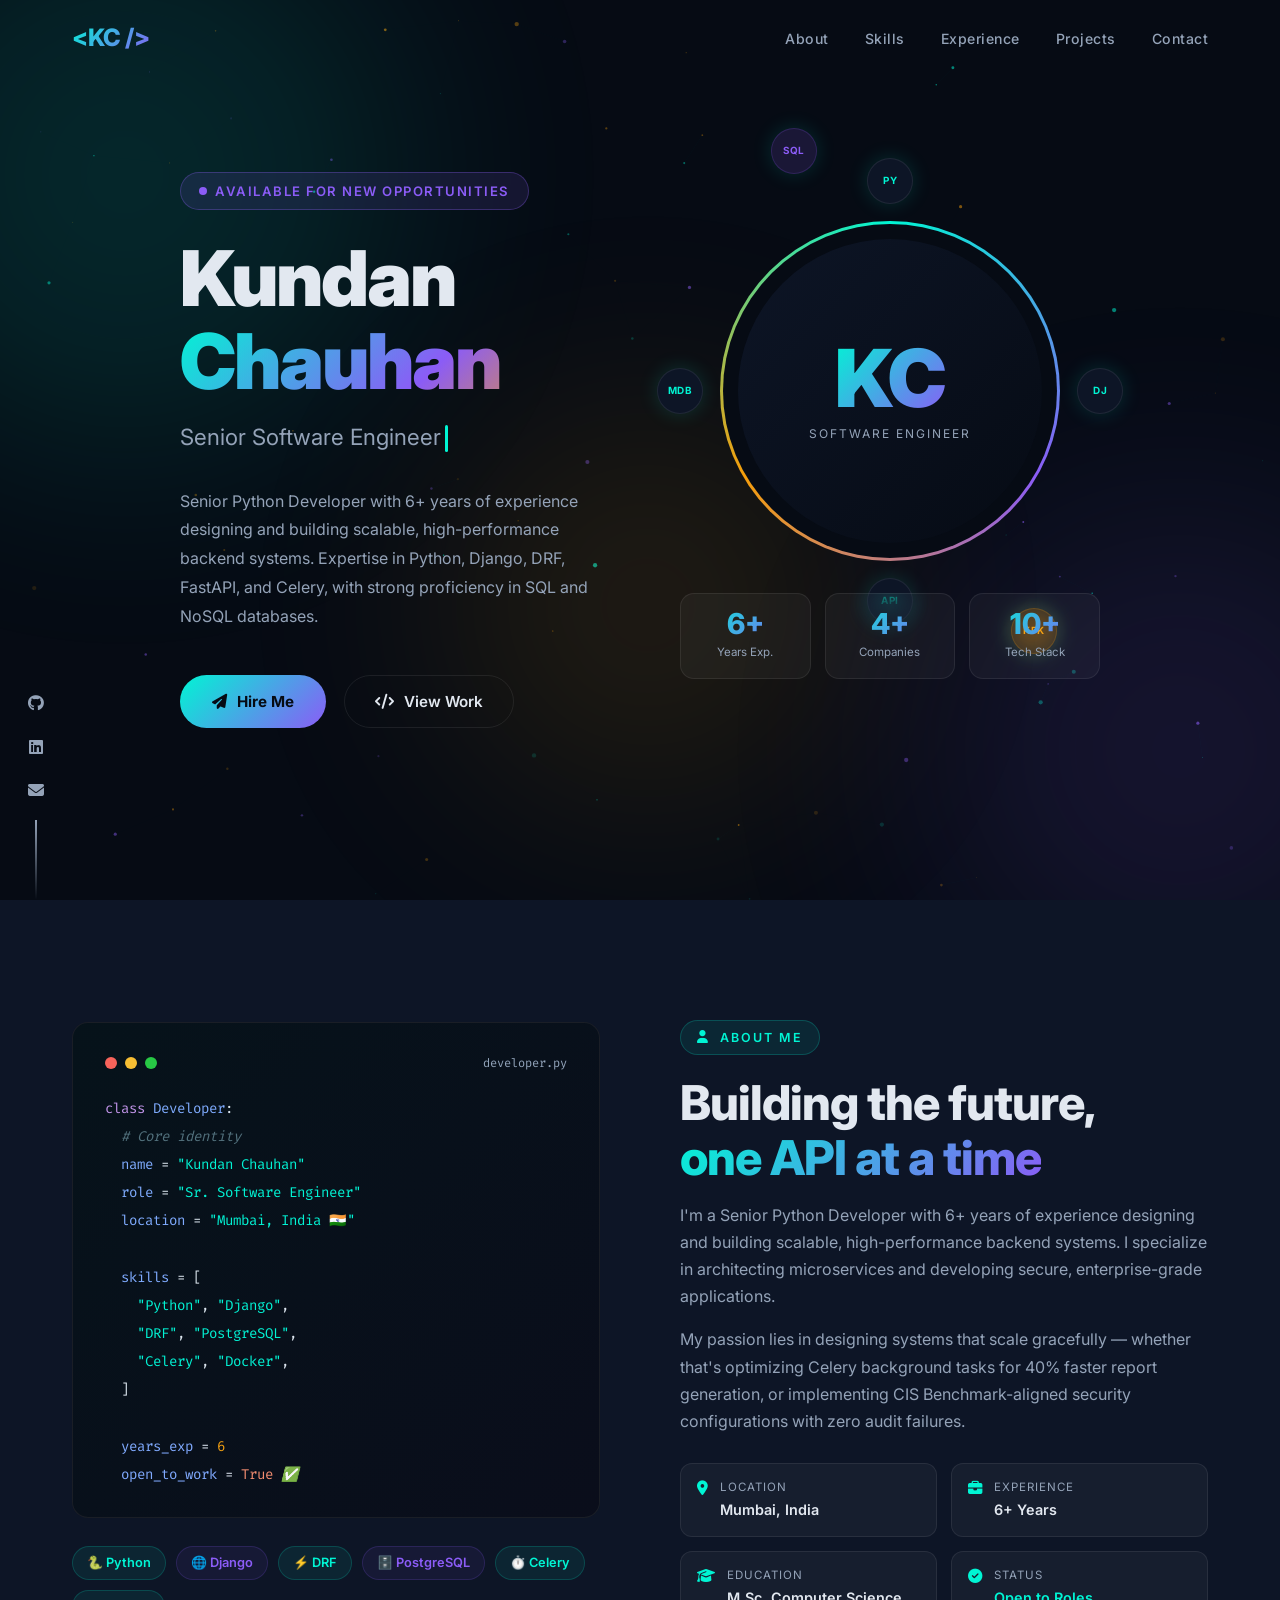
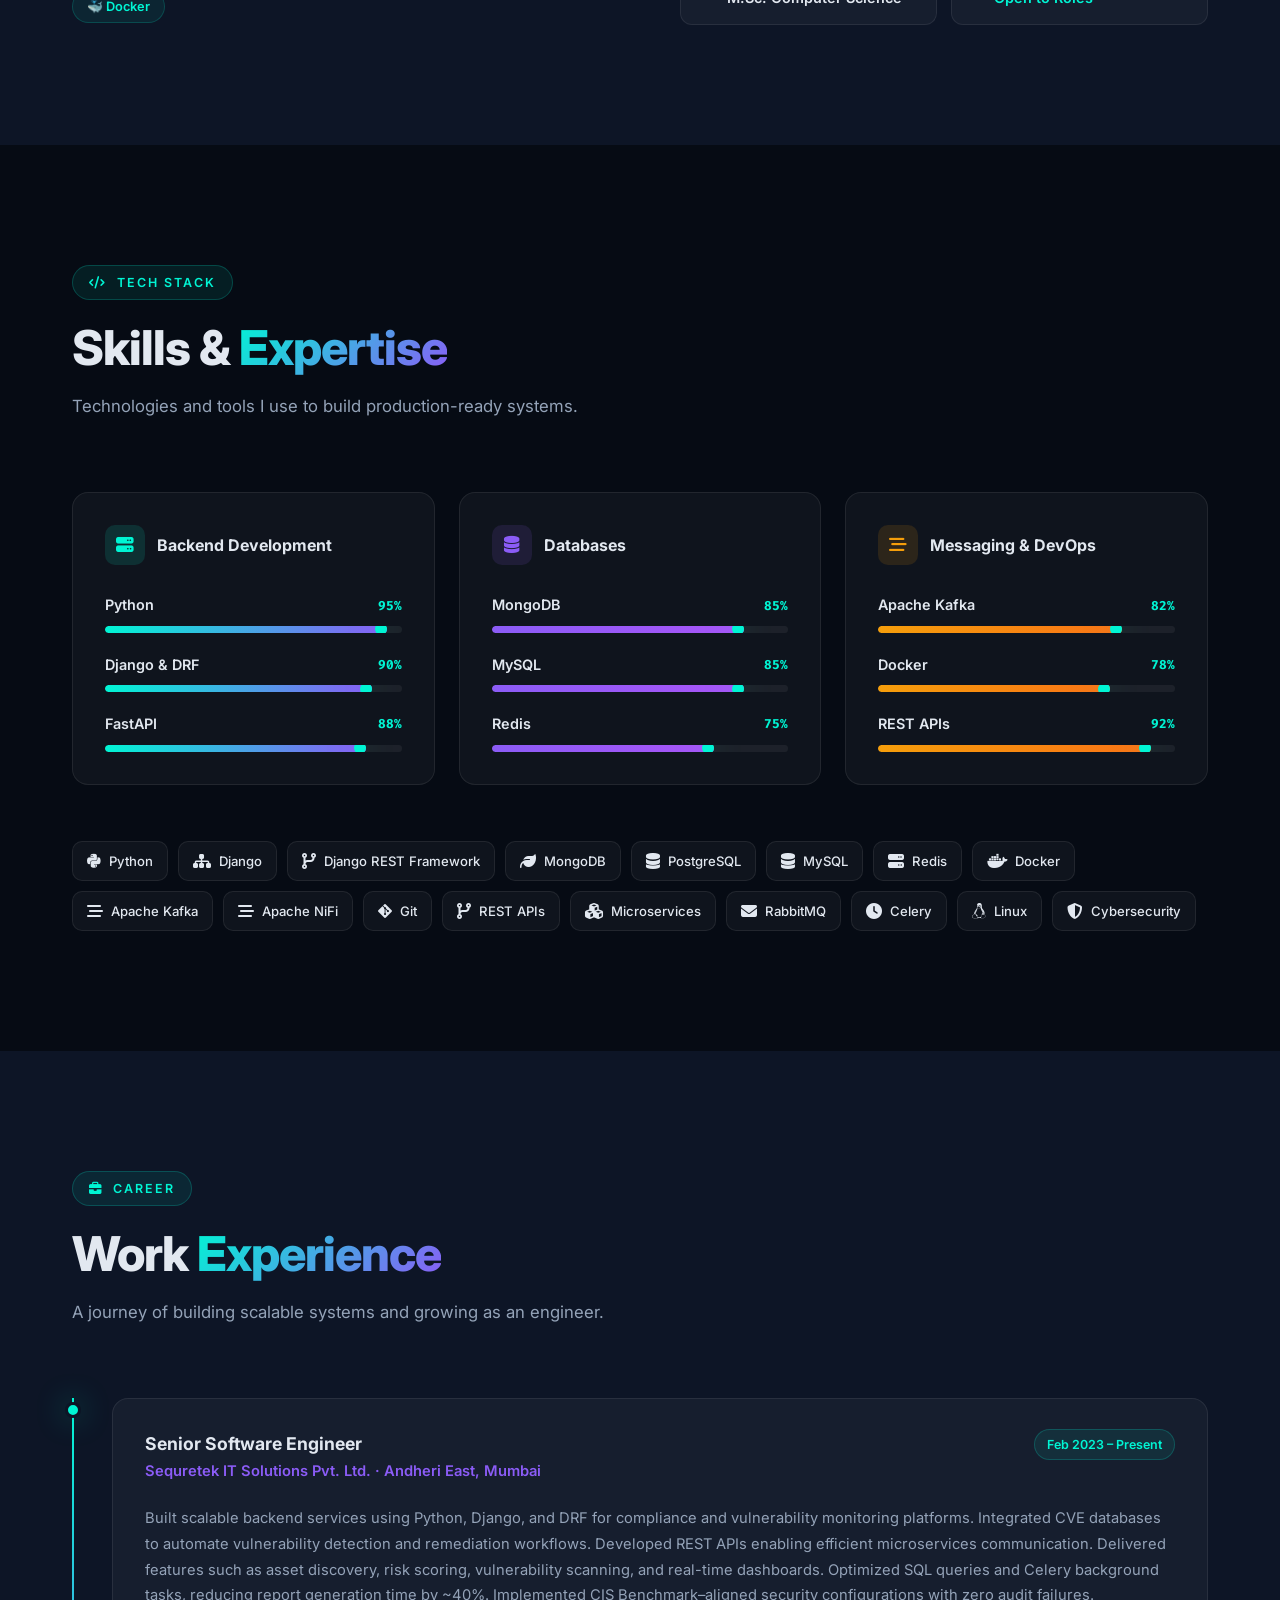
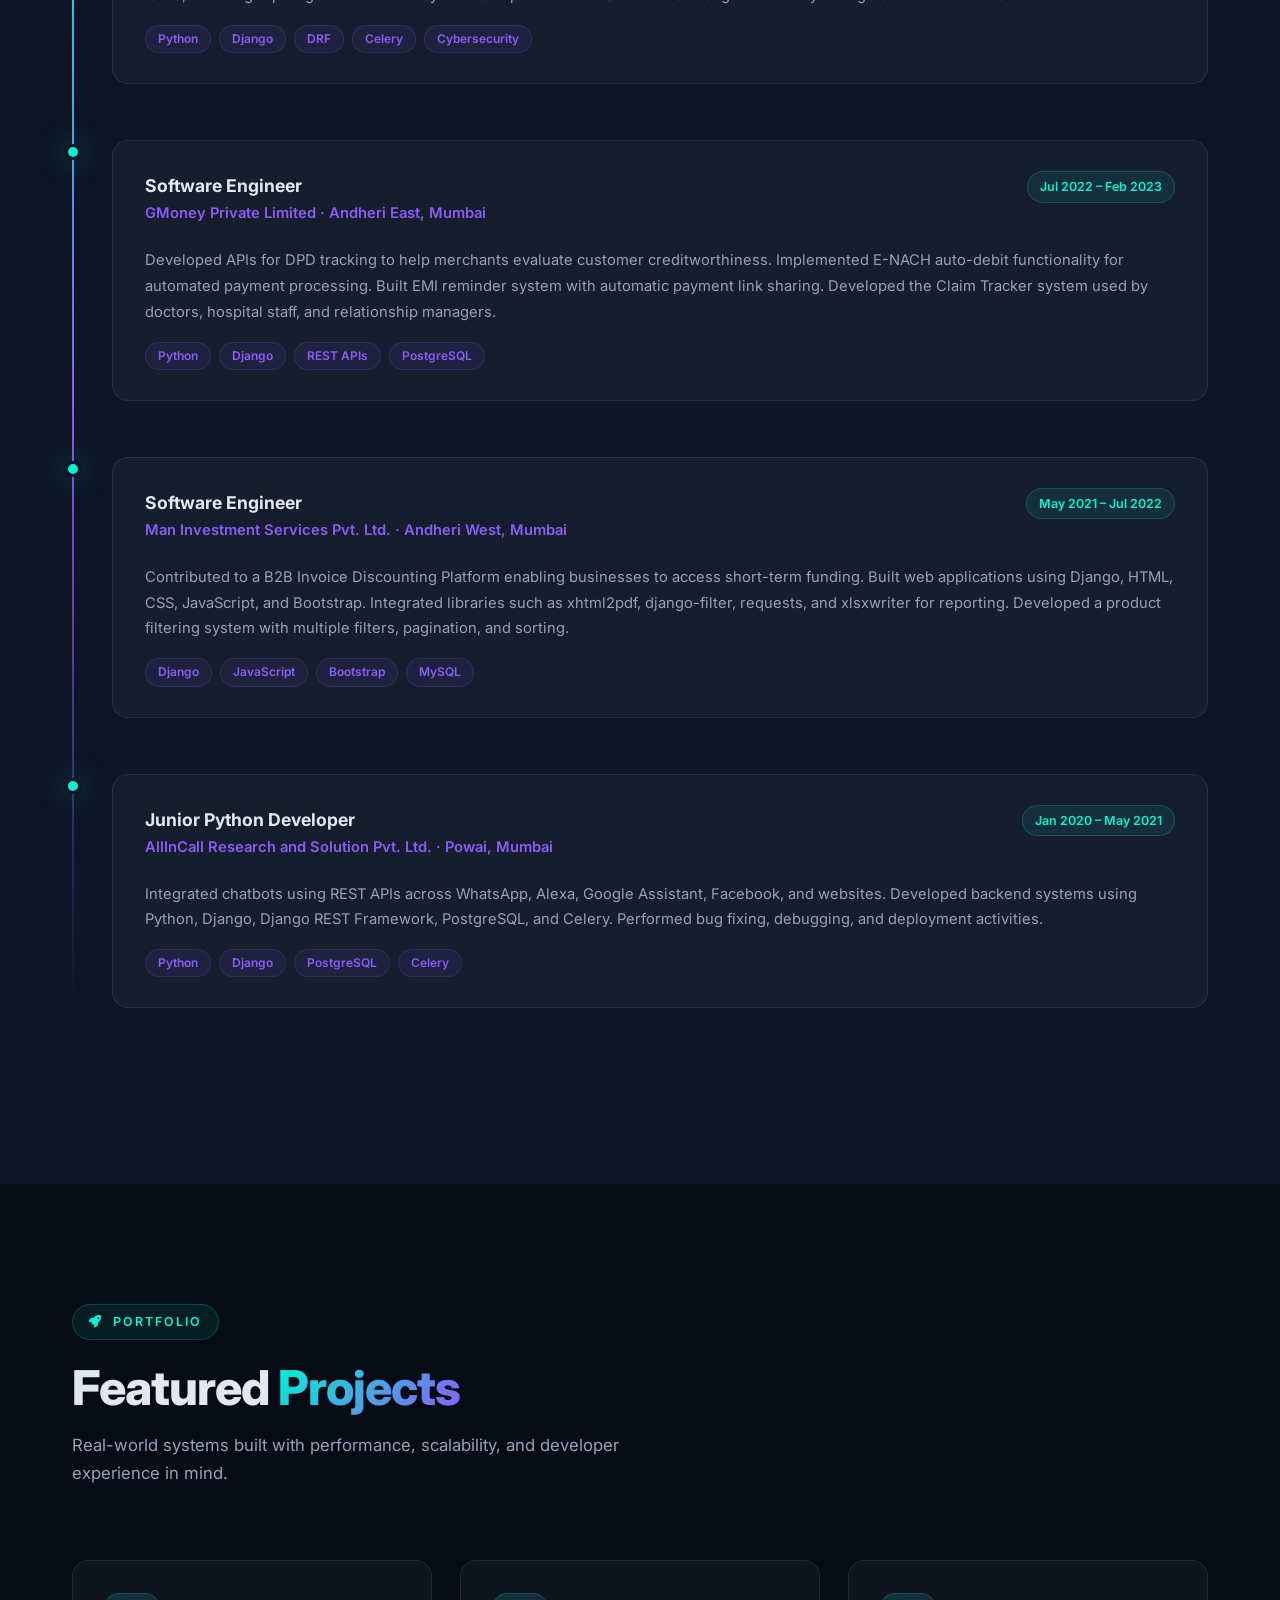
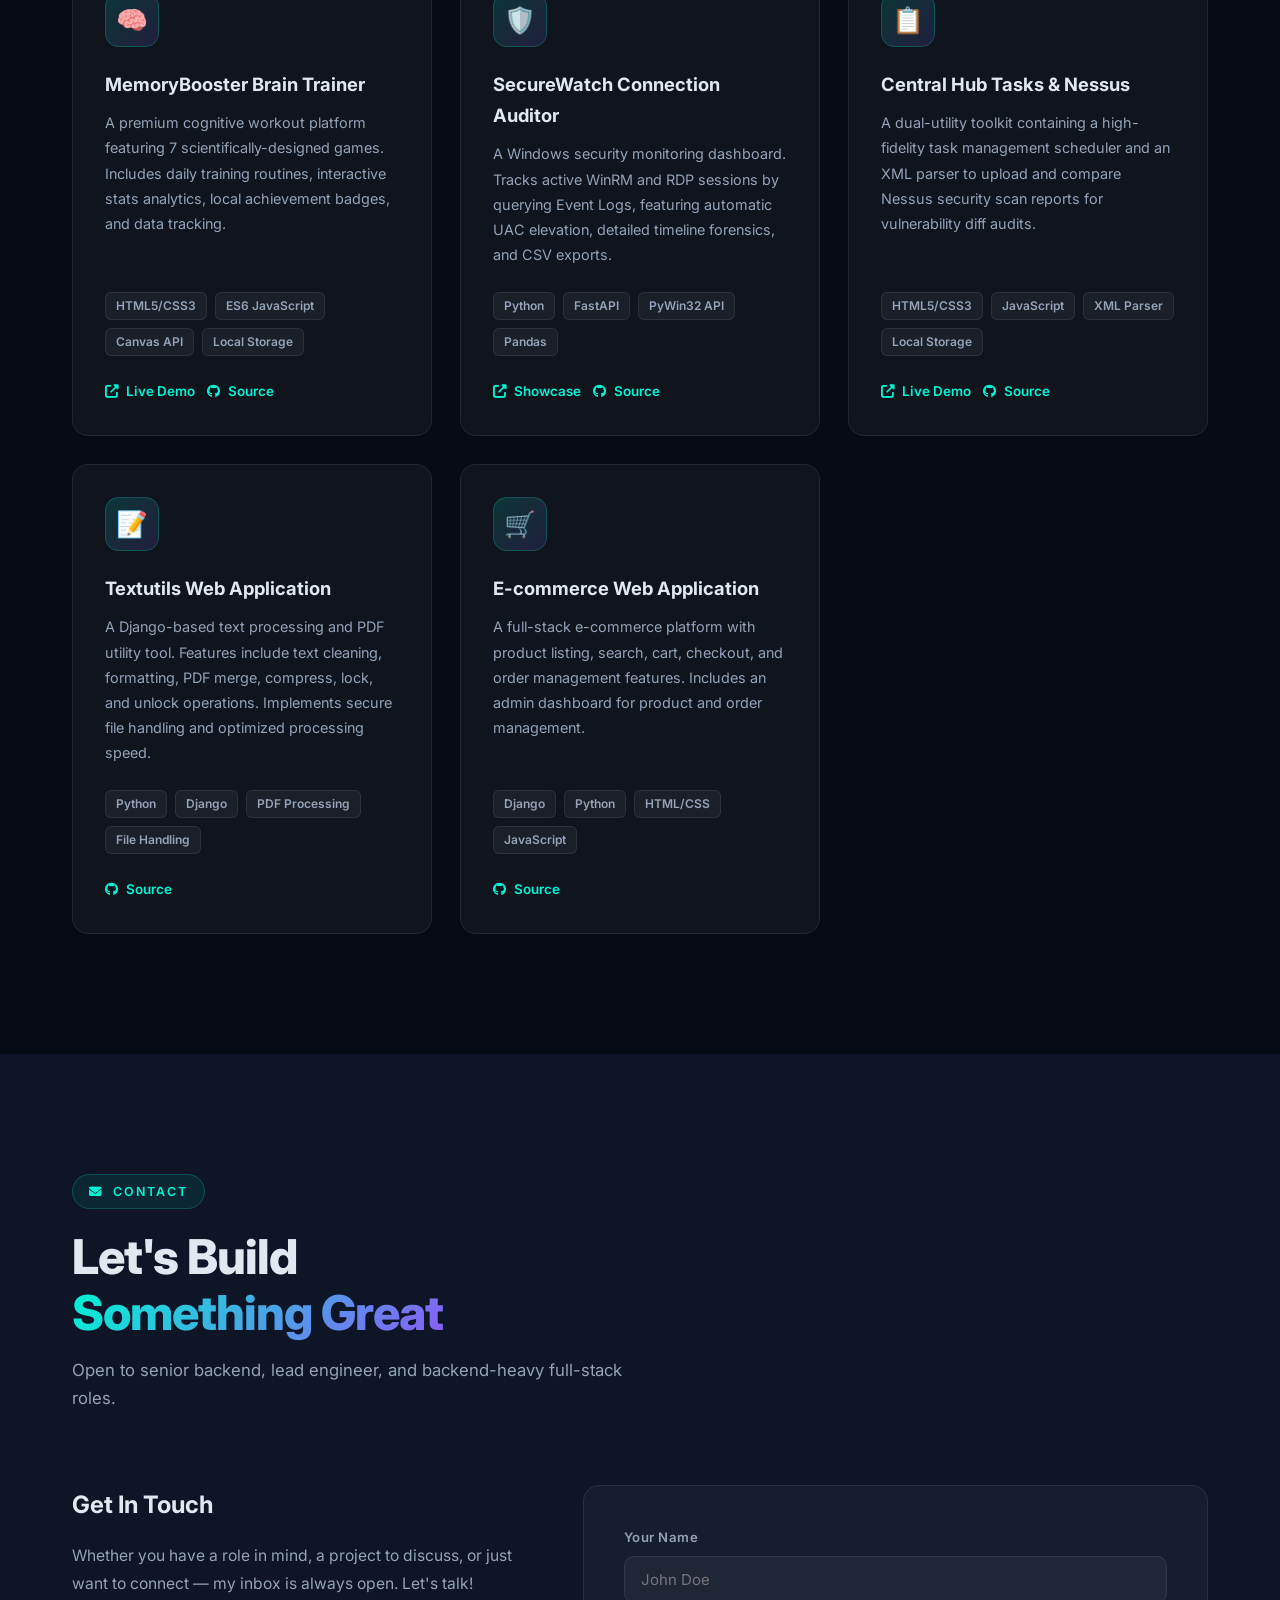
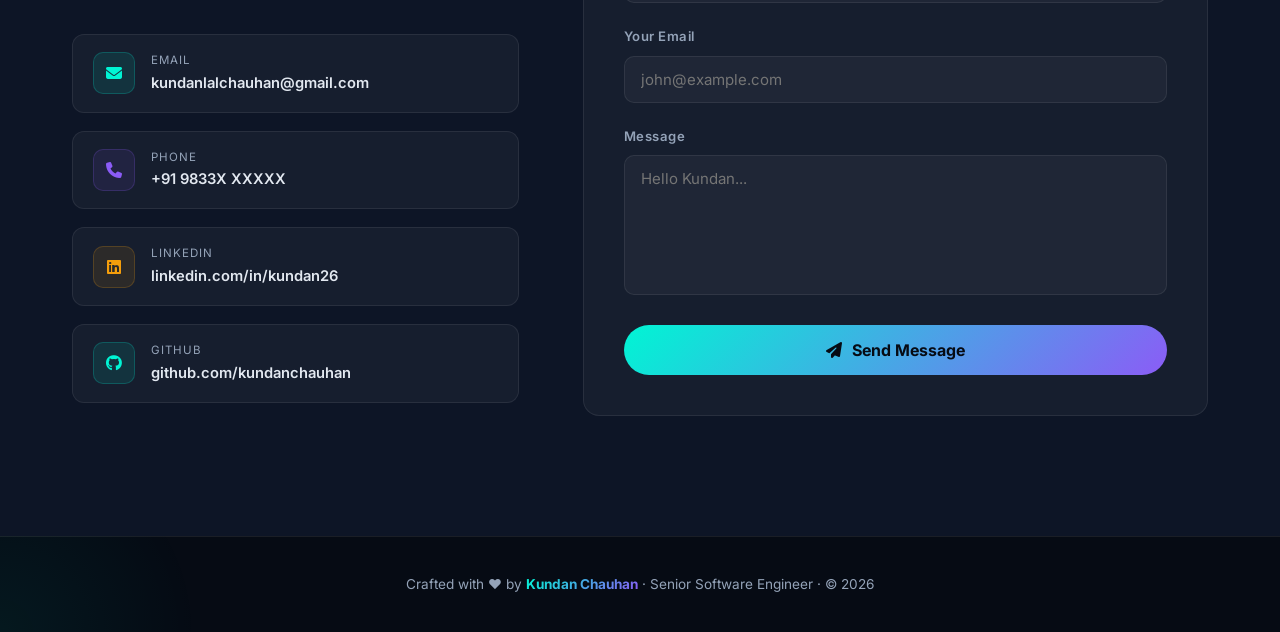
<file: index.html>
<!DOCTYPE html>
<html lang="en">

<head>
  <meta charset="UTF-8" />
  <meta name="viewport" content="width=device-width, initial-scale=1.0" />
  <title>Kundan Chauhan | Senior Software Engineer</title>
  <meta name="description"
    content="Portfolio of Kundan Chauhan – Senior Software Engineer specializing in Python, Django, FastAPI, MongoDB, MySQL and Kafka." />
  <link rel="preconnect" href="https://fonts.googleapis.com" />
  <link
    href="https://fonts.googleapis.com/css2?family=Inter:wght@300;400;500;600;700;800;900&family=Fira+Code:wght@400;500&display=swap"
    rel="stylesheet" />
  <link rel="stylesheet" href="https://cdnjs.cloudflare.com/ajax/libs/font-awesome/6.5.0/css/all.min.css" />
  <style>
    /* ===== CSS RESET & VARIABLES ===== */
    *,
    *::before,
    *::after {
      margin: 0;
      padding: 0;
      box-sizing: border-box;
    }

    :root {
      --bg-primary: #060b14;
      --bg-secondary: #0d1526;
      --bg-card: rgba(255, 255, 255, 0.04);
      --accent-1: #00f5d4;
      --accent-2: #8b5cf6;
      --accent-3: #f59e0b;
      --text-primary: #e2e8f0;
      --text-sec: #94a3b8;
      --border: rgba(255, 255, 255, 0.08);
      --glow-cyan: 0 0 30px rgba(0, 245, 212, 0.35);
      --glow-purple: 0 0 30px rgba(139, 92, 246, 0.35);
      --radius: 16px;
      --transition: 0.35s cubic-bezier(0.4, 0, 0.2, 1);
    }

    html {
      scroll-behavior: smooth;
    }

    body {
      font-family: 'Inter', sans-serif;
      background: var(--bg-primary);
      color: var(--text-primary);
      overflow-x: hidden;
      line-height: 1.7;
    }

    /* ===== SCROLLBAR ===== */
    ::-webkit-scrollbar {
      width: 6px;
    }

    ::-webkit-scrollbar-track {
      background: var(--bg-primary);
    }

    ::-webkit-scrollbar-thumb {
      background: var(--accent-2);
      border-radius: 3px;
    }

    /* ===== CANVAS PARTICLES ===== */
    #particles-canvas {
      position: fixed;
      top: 0;
      left: 0;
      width: 100%;
      height: 100%;
      z-index: 0;
      pointer-events: none;
    }

    /* ===== FLOATING BLOBS ===== */
    .blob {
      position: fixed;
      border-radius: 50%;
      filter: blur(120px);
      opacity: 0.12;
      pointer-events: none;
      animation: blobFloat 12s ease-in-out infinite alternate;
      z-index: 0;
    }

    .blob-1 {
      width: 550px;
      height: 550px;
      background: var(--accent-1);
      top: -100px;
      left: -150px;
      animation-delay: 0s;
    }

    .blob-2 {
      width: 500px;
      height: 500px;
      background: var(--accent-2);
      bottom: -100px;
      right: -150px;
      animation-delay: -4s;
    }

    .blob-3 {
      width: 400px;
      height: 400px;
      background: var(--accent-3);
      top: 45%;
      left: 35%;
      animation-delay: -8s;
    }

    @keyframes blobFloat {
      0% {
        transform: translate(0, 0) scale(1);
      }

      100% {
        transform: translate(40px, 60px) scale(1.15);
      }
    }

    /* ===== NAVBAR ===== */
    nav {
      position: fixed;
      top: 0;
      left: 0;
      right: 0;
      z-index: 1000;
      padding: 18px 0;
      transition: var(--transition);
    }

    nav.scrolled {
      background: rgba(6, 11, 20, 0.85);
      backdrop-filter: blur(20px);
      -webkit-backdrop-filter: blur(20px);
      border-bottom: 1px solid var(--border);
      box-shadow: 0 4px 30px rgba(0, 0, 0, 0.5);
    }

    .nav-inner {
      max-width: 1200px;
      margin: 0 auto;
      padding: 0 32px;
      display: flex;
      justify-content: space-between;
      align-items: center;
    }

    .logo {
      font-size: 1.5rem;
      font-weight: 800;
      background: linear-gradient(135deg, var(--accent-1), var(--accent-2));
      -webkit-background-clip: text;
      background-clip: text;
      -webkit-text-fill-color: transparent;
      letter-spacing: -0.5px;
      text-decoration: none;
    }

    .nav-links {
      display: flex;
      gap: 36px;
      list-style: none;
    }

    .nav-links a {
      color: var(--text-sec);
      text-decoration: none;
      font-size: 0.88rem;
      font-weight: 500;
      letter-spacing: 0.5px;
      transition: color var(--transition);
      position: relative;
    }

    .nav-links a::after {
      content: '';
      position: absolute;
      bottom: -4px;
      left: 0;
      right: 0;
      height: 2px;
      background: linear-gradient(90deg, var(--accent-1), var(--accent-2));
      transform: scaleX(0);
      transform-origin: left;
      transition: transform var(--transition);
      border-radius: 2px;
    }

    .nav-links a:hover {
      color: var(--text-primary);
    }

    .nav-links a:hover::after {
      transform: scaleX(1);
    }

    .menu-btn {
      display: none;
      font-size: 1.5rem;
      cursor: pointer;
      color: var(--text-primary);
      z-index: 1001;
      transition: color var(--transition);
    }

    .menu-btn:hover {
      color: var(--accent-1);
    }

    /* ===== WRAPPER ===== */
    .wrapper {
      position: relative;
      z-index: 1;
    }

    /* ===== SECTION COMMON ===== */
    section {
      padding: 120px 0;
    }

    .container {
      max-width: 1200px;
      margin: 0 auto;
      padding: 0 32px;
    }

    .section-tag {
      display: inline-flex;
      align-items: center;
      gap: 10px;
      background: rgba(0, 245, 212, 0.08);
      border: 1px solid rgba(0, 245, 212, 0.2);
      color: var(--accent-1);
      font-size: 0.78rem;
      font-weight: 600;
      letter-spacing: 2px;
      text-transform: uppercase;
      padding: 6px 16px;
      border-radius: 100px;
      margin-bottom: 20px;
    }

    .section-title {
      font-size: clamp(2rem, 4vw, 3rem);
      font-weight: 800;
      line-height: 1.15;
      letter-spacing: -1px;
      margin-bottom: 16px;
    }

    .section-title span {
      background: linear-gradient(135deg, var(--accent-1), var(--accent-2));
      -webkit-background-clip: text;
      background-clip: text;
      -webkit-text-fill-color: transparent;
    }

    .section-sub {
      color: var(--text-sec);
      font-size: 1.05rem;
      max-width: 560px;
      margin-bottom: 72px;
    }

    /* ===== HERO ===== */
    #hero {
      min-height: 100vh;
      display: flex;
      align-items: center;
      padding: 0;
      position: relative;
    }

    .hero-content {
      display: flex;
      align-items: center;
      gap: 80px;
      width: 100%;
    }

    .hero-text {
      flex: 1;
    }

    .hero-badge {
      display: inline-flex;
      align-items: center;
      gap: 8px;
      background: rgba(139, 92, 246, 0.12);
      border: 1px solid rgba(139, 92, 246, 0.3);
      color: var(--accent-2);
      font-size: 0.82rem;
      font-weight: 600;
      letter-spacing: 1.5px;
      text-transform: uppercase;
      padding: 7px 18px;
      border-radius: 100px;
      margin-bottom: 28px;
      animation: fadeSlideUp 0.8s ease both;
    }

    .hero-badge .dot {
      width: 8px;
      height: 8px;
      border-radius: 50%;
      background: var(--accent-2);
      animation: pulse 2s infinite;
    }

    @keyframes pulse {

      0%,
      100% {
        box-shadow: 0 0 0 0 rgba(139, 92, 246, 0.6);
      }

      50% {
        box-shadow: 0 0 0 8px rgba(139, 92, 246, 0);
      }
    }

    .hero-name {
      font-size: clamp(2.8rem, 6vw, 5rem);
      font-weight: 900;
      line-height: 1.08;
      letter-spacing: -2px;
      margin-bottom: 14px;
      animation: fadeSlideUp 0.8s 0.1s ease both;
    }

    .hero-name .gradient-text {
      background: linear-gradient(135deg, var(--accent-1) 0%, var(--accent-2) 60%, var(--accent-3) 100%);
      -webkit-background-clip: text;
      background-clip: text;
      -webkit-text-fill-color: transparent;
      display: block;
    }

    .hero-role {
      font-size: clamp(1.1rem, 2vw, 1.4rem);
      color: var(--text-sec);
      font-weight: 400;
      margin-bottom: 24px;
      animation: fadeSlideUp 0.8s 0.2s ease both;
      min-height: 2em;
    }

    .typewriter-cursor {
      display: inline-block;
      width: 3px;
      height: 1.2em;
      background: var(--accent-1);
      margin-left: 4px;
      vertical-align: middle;
      border-radius: 2px;
      animation: blink 1s step-end infinite;
    }

    @keyframes blink {

      0%,
      100% {
        opacity: 1
      }

      50% {
        opacity: 0
      }
    }

    .hero-desc {
      font-size: 1rem;
      color: var(--text-sec);
      max-width: 500px;
      line-height: 1.8;
      margin-bottom: 44px;
      animation: fadeSlideUp 0.8s 0.3s ease both;
    }

    .hero-actions {
      display: flex;
      align-items: center;
      gap: 18px;
      flex-wrap: wrap;
      animation: fadeSlideUp 0.8s 0.4s ease both;
    }

    .btn-primary {
      display: inline-flex;
      align-items: center;
      gap: 10px;
      background: linear-gradient(135deg, var(--accent-1), var(--accent-2));
      color: var(--bg-primary);
      padding: 14px 32px;
      border-radius: 100px;
      font-weight: 700;
      font-size: 0.95rem;
      text-decoration: none;
      transition: var(--transition);
      position: relative;
      overflow: hidden;
    }

    .btn-primary::after {
      content: '';
      position: absolute;
      inset: 0;
      background: rgba(255, 255, 255, 0.2);
      opacity: 0;
      transition: opacity var(--transition);
    }

    .btn-primary:hover {
      transform: translateY(-3px);
      box-shadow: 0 12px 40px rgba(0, 245, 212, 0.4);
    }

    .btn-primary:hover::after {
      opacity: 1;
    }

    .btn-outline {
      display: inline-flex;
      align-items: center;
      gap: 10px;
      border: 1.5px solid var(--border);
      color: var(--text-primary);
      padding: 13px 30px;
      border-radius: 100px;
      font-weight: 600;
      font-size: 0.95rem;
      text-decoration: none;
      transition: var(--transition);
    }

    .btn-outline:hover {
      border-color: var(--accent-1);
      color: var(--accent-1);
      transform: translateY(-3px);
      box-shadow: var(--glow-cyan);
    }

    /* Hero Visual */
    .hero-visual {
      flex: 0 0 420px;
      animation: fadeSlideUp 0.8s 0.5s ease both;
    }

    .avatar-ring {
      position: relative;
      width: 340px;
      height: 340px;
      margin: 0 auto;
    }

    .ring-outer {
      position: absolute;
      inset: 0;
      border-radius: 50%;
      background: conic-gradient(from 0deg, var(--accent-1), var(--accent-2), var(--accent-3), var(--accent-1));
      animation: spinRing 8s linear infinite;
      padding: 3px;
    }

    .ring-outer::before {
      content: '';
      position: absolute;
      inset: 3px;
      border-radius: 50%;
      background: var(--bg-primary);
    }

    @keyframes spinRing {
      to {
        transform: rotate(360deg);
      }
    }

    .avatar-inner {
      position: absolute;
      inset: 18px;
      border-radius: 50%;
      background: linear-gradient(135deg, var(--bg-secondary), var(--bg-primary));
      display: flex;
      flex-direction: column;
      align-items: center;
      justify-content: center;
      gap: 6px;
      overflow: hidden;
    }

    .avatar-initials {
      font-size: 5rem;
      font-weight: 900;
      background: linear-gradient(135deg, var(--accent-1), var(--accent-2));
      -webkit-background-clip: text;
      background-clip: text;
      -webkit-text-fill-color: transparent;
      line-height: 1;
    }

    .avatar-sub {
      font-size: 0.75rem;
      color: var(--text-sec);
      letter-spacing: 2px;
      text-transform: uppercase;
    }

    /* Orbiting skills */
    .orbit {
      position: absolute;
      inset: -40px;
      border-radius: 50%;
      animation: spinOrbit 20s linear infinite;
    }

    .orbit-2 {
      inset: -70px;
      animation: spinOrbit 28s linear infinite reverse;
    }

    .orbit-item {
      position: absolute;
      width: 46px;
      height: 46px;
      border-radius: 50%;
      background: var(--bg-secondary);
      border: 1px solid var(--border);
      display: flex;
      align-items: center;
      justify-content: center;
      font-size: 0.62rem;
      font-weight: 700;
      color: var(--accent-1);
      letter-spacing: 0.5px;
      text-transform: uppercase;
      box-shadow: 0 0 20px rgba(0, 245, 212, 0.15);
    }

    @keyframes spinOrbit {
      to {
        transform: rotate(360deg);
      }
    }

    .orbit-item span {
      display: inline-block;
      animation: counterSpin 20s linear infinite;
    }

    .orbit-2 .orbit-item span {
      animation: counterSpin 28s linear infinite reverse;
    }

    @keyframes counterSpin {
      to {
        transform: rotate(-360deg);
      }
    }

    /* Stat grid below avatar */
    .stats-grid {
      display: grid;
      grid-template-columns: repeat(3, 1fr);
      gap: 14px;
      margin-top: 32px;
    }

    .stat-card {
      background: var(--bg-card);
      border: 1px solid var(--border);
      border-radius: 14px;
      padding: 16px 12px;
      text-align: center;
      transition: var(--transition);
      backdrop-filter: blur(10px);
    }

    .stat-card:hover {
      border-color: var(--accent-1);
      box-shadow: var(--glow-cyan);
      transform: translateY(-4px);
    }

    .stat-num {
      font-size: 1.8rem;
      font-weight: 800;
      background: linear-gradient(135deg, var(--accent-1), var(--accent-2));
      -webkit-background-clip: text;
      background-clip: text;
      -webkit-text-fill-color: transparent;
      line-height: 1;
    }

    .stat-label {
      font-size: 0.72rem;
      color: var(--text-sec);
      margin-top: 4px;
    }

    /* ===== ABOUT ===== */
    #about {
      background: var(--bg-secondary);
    }

    .about-grid {
      display: grid;
      grid-template-columns: 1fr 1fr;
      gap: 80px;
      align-items: center;
    }

    .about-image-wrap {
      position: relative;
    }

    .code-card {
      background: var(--bg-primary);
      border: 1px solid var(--border);
      border-radius: var(--radius);
      padding: 28px 32px;
      font-family: 'Fira Code', monospace;
      font-size: 0.88rem;
      line-height: 2;
      position: relative;
      overflow: hidden;
    }

    .code-card::before {
      content: '';
      position: absolute;
      inset: 0;
      background: linear-gradient(135deg, rgba(0, 245, 212, 0.03), rgba(139, 92, 246, 0.03));
    }

    .code-top {
      display: flex;
      align-items: center;
      gap: 8px;
      margin-bottom: 20px;
    }

    .dot-red {
      width: 12px;
      height: 12px;
      border-radius: 50%;
      background: #ff5f57;
    }

    .dot-yellow {
      width: 12px;
      height: 12px;
      border-radius: 50%;
      background: #ffbd2e;
    }

    .dot-green {
      width: 12px;
      height: 12px;
      border-radius: 50%;
      background: #28c840;
    }

    .code-file {
      margin-left: auto;
      font-size: 0.75rem;
      color: var(--text-sec);
    }

    .c-kw {
      color: #c792ea;
    }

    .c-fn {
      color: #82aaff;
    }

    .c-str {
      color: var(--accent-1);
    }

    .c-cm {
      color: #546e7a;
      font-style: italic;
    }

    .c-num {
      color: var(--accent-3);
    }

    .c-obj {
      color: #f78c6c;
    }

    .floating-badges {
      display: flex;
      flex-wrap: wrap;
      gap: 10px;
      margin-top: 28px;
    }

    .badge {
      background: rgba(0, 245, 212, 0.07);
      border: 1px solid rgba(0, 245, 212, 0.18);
      color: var(--accent-1);
      padding: 5px 14px;
      border-radius: 100px;
      font-size: 0.8rem;
      font-weight: 600;
      transition: var(--transition);
    }

    .badge:hover {
      background: rgba(0, 245, 212, 0.15);
      transform: scale(1.05);
      box-shadow: var(--glow-cyan);
    }

    .badge.purple {
      background: rgba(139, 92, 246, 0.07);
      border-color: rgba(139, 92, 246, 0.18);
      color: var(--accent-2);
    }

    .badge.purple:hover {
      background: rgba(139, 92, 246, 0.15);
      box-shadow: var(--glow-purple);
    }

    .about-text h3 {
      font-size: 1.4rem;
      font-weight: 700;
      margin-bottom: 18px;
      background: linear-gradient(135deg, var(--accent-1), var(--accent-2));
      -webkit-background-clip: text;
      background-clip: text;
      -webkit-text-fill-color: transparent;
    }

    .about-text p {
      color: var(--text-sec);
      margin-bottom: 16px;
      font-size: 1rem;
    }

    .info-grid {
      display: grid;
      grid-template-columns: 1fr 1fr;
      gap: 14px;
      margin-top: 28px;
    }

    .info-item {
      display: flex;
      align-items: flex-start;
      gap: 12px;
      background: var(--bg-card);
      border: 1px solid var(--border);
      border-radius: 12px;
      padding: 14px 16px;
      transition: var(--transition);
    }

    .info-item:hover {
      border-color: var(--accent-1);
      transform: translateY(-2px);
    }

    .info-item i {
      color: var(--accent-1);
      margin-top: 3px;
      font-size: 0.9rem;
    }

    .info-item .info-label {
      font-size: 0.72rem;
      color: var(--text-sec);
      text-transform: uppercase;
      letter-spacing: 1px;
    }

    .info-item .info-val {
      font-size: 0.9rem;
      font-weight: 600;
      color: var(--text-primary);
    }

    /* ===== SKILLS ===== */
    #skills {}

    .skills-grid {
      display: grid;
      grid-template-columns: repeat(auto-fit, minmax(320px, 1fr));
      gap: 24px;
    }

    .skill-category {
      background: var(--bg-card);
      border: 1px solid var(--border);
      border-radius: var(--radius);
      padding: 32px;
      transition: var(--transition);
      position: relative;
      overflow: hidden;
    }

    .skill-category::before {
      content: '';
      position: absolute;
      top: 0;
      left: 0;
      right: 0;
      height: 3px;
      background: linear-gradient(90deg, var(--accent-1), var(--accent-2));
      transform: scaleX(0);
      transform-origin: left;
      transition: transform 0.6s ease;
    }

    .skill-category:hover {
      border-color: rgba(0, 245, 212, 0.3);
      transform: translateY(-6px);
      box-shadow: var(--glow-cyan);
    }

    .skill-category:hover::before {
      transform: scaleX(1);
    }

    .skill-cat-title {
      display: flex;
      align-items: center;
      gap: 12px;
      font-size: 1rem;
      font-weight: 700;
      margin-bottom: 28px;
      color: var(--text-primary);
    }

    .skill-cat-icon {
      width: 40px;
      height: 40px;
      border-radius: 10px;
      display: flex;
      align-items: center;
      justify-content: center;
      font-size: 1.1rem;
    }

    .icon-cyan {
      background: rgba(0, 245, 212, 0.12);
      color: var(--accent-1);
    }

    .icon-purple {
      background: rgba(139, 92, 246, 0.12);
      color: var(--accent-2);
    }

    .icon-amber {
      background: rgba(245, 158, 11, 0.12);
      color: var(--accent-3);
    }

    .skill-item {
      margin-bottom: 20px;
    }

    .skill-item:last-child {
      margin-bottom: 0;
    }

    .skill-header {
      display: flex;
      justify-content: space-between;
      align-items: center;
      margin-bottom: 8px;
    }

    .skill-name {
      font-size: 0.9rem;
      font-weight: 600;
      color: var(--text-primary);
    }

    .skill-pct {
      font-size: 0.8rem;
      font-weight: 700;
      color: var(--accent-1);
      font-family: 'Fira Code', monospace;
    }

    .skill-bar-bg {
      height: 7px;
      background: rgba(255, 255, 255, 0.06);
      border-radius: 100px;
      overflow: hidden;
    }

    .skill-bar {
      height: 100%;
      border-radius: 100px;
      background: linear-gradient(90deg, var(--accent-1), var(--accent-2));
      width: 0;
      transition: width 1.4s cubic-bezier(0.4, 0, 0.2, 1);
      position: relative;
    }

    .skill-bar::after {
      content: '';
      position: absolute;
      right: 0;
      top: 50%;
      transform: translateY(-50%);
      width: 12px;
      height: 12px;
      border-radius: 50%;
      background: var(--accent-1);
      box-shadow: var(--glow-cyan);
    }

    /* Tech pills */
    .tech-pills {
      display: flex;
      flex-wrap: wrap;
      gap: 10px;
    }

    .tech-pill {
      display: flex;
      align-items: center;
      gap: 8px;
      background: rgba(255, 255, 255, 0.04);
      border: 1px solid var(--border);
      padding: 8px 14px;
      border-radius: 10px;
      font-size: 0.82rem;
      font-weight: 500;
      transition: var(--transition);
      cursor: default;
    }

    .tech-pill:hover {
      border-color: var(--accent-1);
      color: var(--accent-1);
      transform: translateY(-2px);
      box-shadow: var(--glow-cyan);
    }

    .tech-pill i {
      font-size: 1rem;
    }

    /* ===== EXPERIENCE ===== */
    #experience {
      background: var(--bg-secondary);
    }

    .timeline {
      position: relative;
      padding-left: 40px;
    }

    .timeline::before {
      content: '';
      position: absolute;
      left: 0;
      top: 0;
      bottom: 0;
      width: 2px;
      background: linear-gradient(to bottom, var(--accent-1), var(--accent-2), transparent);
    }

    .timeline-item {
      position: relative;
      margin-bottom: 56px;
      opacity: 0;
      transform: translateX(-20px);
      transition: opacity 0.6s ease, transform 0.6s ease;
    }

    .timeline-item.visible {
      opacity: 1;
      transform: translateX(0);
    }

    .timeline-dot {
      position: absolute;
      left: -47px;
      top: 4px;
      width: 16px;
      height: 16px;
      border-radius: 50%;
      background: var(--accent-1);
      box-shadow: var(--glow-cyan);
      border: 3px solid var(--bg-secondary);
    }

    .timeline-card {
      background: var(--bg-card);
      border: 1px solid var(--border);
      border-radius: var(--radius);
      padding: 30px 32px;
      transition: var(--transition);
    }

    .timeline-card:hover {
      border-color: rgba(0, 245, 212, 0.3);
      transform: translateX(6px);
      box-shadow: var(--glow-cyan);
    }

    .tl-company {
      display: flex;
      align-items: flex-start;
      justify-content: space-between;
      flex-wrap: wrap;
      gap: 12px;
      margin-bottom: 8px;
    }

    .tl-title {
      font-size: 1.1rem;
      font-weight: 700;
      color: var(--text-primary);
    }

    .tl-period {
      background: rgba(0, 245, 212, 0.08);
      border: 1px solid rgba(0, 245, 212, 0.2);
      color: var(--accent-1);
      font-size: 0.78rem;
      font-weight: 600;
      padding: 4px 12px;
      border-radius: 100px;
      white-space: nowrap;
    }

    .tl-org {
      color: var(--accent-2);
      font-weight: 600;
      font-size: 0.92rem;
      margin-bottom: 14px;
    }

    .tl-desc {
      color: var(--text-sec);
      font-size: 0.92rem;
      line-height: 1.75;
    }

    .tl-tags {
      display: flex;
      flex-wrap: wrap;
      gap: 8px;
      margin-top: 16px;
    }

    .tl-tag {
      background: rgba(139, 92, 246, 0.08);
      border: 1px solid rgba(139, 92, 246, 0.18);
      color: var(--accent-2);
      font-size: 0.75rem;
      font-weight: 600;
      padding: 3px 12px;
      border-radius: 100px;
    }

    /* ===== PROJECTS ===== */
    .projects-grid {
      display: grid;
      grid-template-columns: repeat(auto-fit, minmax(280px, 1fr));
      gap: 28px;
    }

    .project-card {
      background: var(--bg-card);
      border: 1px solid var(--border);
      border-radius: var(--radius);
      padding: 32px;
      transition: var(--transition);
      position: relative;
      overflow: hidden;
      display: flex;
      flex-direction: column;
    }

    .project-card::after {
      content: '';
      position: absolute;
      inset: 0;
      background: linear-gradient(135deg, rgba(0, 245, 212, 0.04) 0%, rgba(139, 92, 246, 0.04) 100%);
      opacity: 0;
      transition: opacity var(--transition);
      pointer-events: none;
    }

    .project-card:hover {
      border-color: rgba(0, 245, 212, 0.35);
      transform: translateY(-8px);
      box-shadow: 0 20px 60px rgba(0, 0, 0, 0.5), var(--glow-cyan);
    }

    .project-card:hover::after {
      opacity: 1;
    }

    .project-icon {
      width: 54px;
      height: 54px;
      border-radius: 14px;
      background: linear-gradient(135deg, rgba(0, 245, 212, 0.15), rgba(139, 92, 246, 0.15));
      border: 1px solid rgba(0, 245, 212, 0.2);
      display: flex;
      align-items: center;
      justify-content: center;
      font-size: 1.6rem;
      margin-bottom: 22px;
    }

    .project-title {
      font-size: 1.15rem;
      font-weight: 700;
      margin-bottom: 10px;
      color: var(--text-primary);
    }

    .project-desc {
      color: var(--text-sec);
      font-size: 0.9rem;
      line-height: 1.75;
      margin-bottom: 24px;
      flex: 1;
    }

    .project-stack {
      display: flex;
      flex-wrap: wrap;
      gap: 8px;
      margin-bottom: 24px;
    }

    .stack-tag {
      background: rgba(255, 255, 255, 0.05);
      border: 1px solid var(--border);
      font-size: 0.75rem;
      font-weight: 600;
      padding: 3px 10px;
      border-radius: 6px;
      color: var(--text-sec);
    }

    .project-links {
      display: flex;
      gap: 12px;
      position: relative;
      z-index: 10;
    }

    .proj-link {
      display: flex;
      align-items: center;
      gap: 8px;
      font-size: 0.84rem;
      font-weight: 600;
      color: var(--accent-1);
      text-decoration: none;
      transition: var(--transition);
    }

    .proj-link:hover {
      color: var(--accent-2);
    }

    /* ===== CONTACT ===== */
    #contact {
      background: var(--bg-secondary);
    }

    .contact-wrapper {
      display: grid;
      grid-template-columns: 1fr 1.4fr;
      gap: 64px;
      align-items: start;
    }

    .contact-info h3 {
      font-size: 1.5rem;
      font-weight: 700;
      margin-bottom: 16px;
    }

    .contact-info p {
      color: var(--text-sec);
      font-size: 0.98rem;
      line-height: 1.8;
      margin-bottom: 36px;
    }

    .contact-items {
      display: flex;
      flex-direction: column;
      gap: 18px;
    }

    .contact-item {
      display: flex;
      align-items: center;
      gap: 16px;
      background: var(--bg-card);
      border: 1px solid var(--border);
      border-radius: 12px;
      padding: 16px 20px;
      transition: var(--transition);
      text-decoration: none;
      color: inherit;
    }

    .contact-item:hover {
      border-color: var(--accent-1);
      transform: translateX(6px);
      box-shadow: var(--glow-cyan);
    }

    .contact-item-icon {
      width: 42px;
      height: 42px;
      border-radius: 10px;
      background: rgba(0, 245, 212, 0.1);
      border: 1px solid rgba(0, 245, 212, 0.2);
      display: flex;
      align-items: center;
      justify-content: center;
      color: var(--accent-1);
      font-size: 1rem;
      flex-shrink: 0;
    }

    .contact-item-text .c-label {
      font-size: 0.72rem;
      color: var(--text-sec);
      text-transform: uppercase;
      letter-spacing: 1px;
    }

    .contact-item-text .c-val {
      font-size: 0.92rem;
      font-weight: 600;
      color: var(--text-primary);
    }

    /* Contact Form */
    .contact-form {
      background: var(--bg-card);
      border: 1px solid var(--border);
      border-radius: var(--radius);
      padding: 40px;
    }

    .form-group {
      margin-bottom: 22px;
    }

    .form-group label {
      display: block;
      font-size: 0.82rem;
      font-weight: 600;
      letter-spacing: 0.5px;
      color: var(--text-sec);
      margin-bottom: 8px;
    }

    .form-group input,
    .form-group textarea {
      width: 100%;
      background: rgba(255, 255, 255, 0.04);
      border: 1px solid var(--border);
      border-radius: 10px;
      padding: 13px 16px;
      color: var(--text-primary);
      font-family: inherit;
      font-size: 0.94rem;
      outline: none;
      transition: var(--transition);
      resize: none;
    }

    .form-group input:focus,
    .form-group textarea:focus {
      border-color: var(--accent-1);
      box-shadow: 0 0 0 3px rgba(0, 245, 212, 0.1);
    }

    .form-group textarea {
      min-height: 140px;
    }

    .form-row {
      display: grid;
      grid-template-columns: 1fr 1fr;
      gap: 16px;
    }

    .form-submit {
      width: 100%;
      background: linear-gradient(135deg, var(--accent-1), var(--accent-2));
      color: var(--bg-primary);
      border: none;
      border-radius: 100px;
      padding: 15px 32px;
      font-family: inherit;
      font-size: 1rem;
      font-weight: 700;
      cursor: pointer;
      transition: var(--transition);
      display: flex;
      align-items: center;
      justify-content: center;
      gap: 10px;
    }

    .form-submit:hover {
      transform: translateY(-3px);
      box-shadow: 0 12px 40px rgba(0, 245, 212, 0.4);
    }

    /* ===== SOCIAL SIDEBAR ===== */
    .social-sidebar {
      position: fixed;
      left: 28px;
      bottom: 0;
      display: flex;
      flex-direction: column;
      align-items: center;
      gap: 16px;
      z-index: 100;
    }

    .social-sidebar::after {
      content: '';
      width: 1.5px;
      height: 80px;
      background: linear-gradient(to bottom, var(--text-sec), transparent);
      display: block;
    }

    .social-link {
      color: var(--text-sec);
      font-size: 1rem;
      text-decoration: none;
      transition: var(--transition);
    }

    .social-link:hover {
      color: var(--accent-1);
      transform: translateY(-3px);
    }

    /* ===== FOOTER ===== */
    footer {
      text-align: center;
      padding: 36px 32px;
      border-top: 1px solid var(--border);
      color: var(--text-sec);
      font-size: 0.85rem;
    }

    footer span {
      background: linear-gradient(135deg, var(--accent-1), var(--accent-2));
      -webkit-background-clip: text;
      background-clip: text;
      -webkit-text-fill-color: transparent;
      font-weight: 700;
    }

    /* ===== SCROLL REVEAL ===== */
    .reveal {
      opacity: 0;
      transform: translateY(40px);
      transition: opacity 0.7s ease, transform 0.7s ease;
    }

    .reveal.visible {
      opacity: 1;
      transform: translateY(0);
    }

    /* ===== ANIMATIONS ===== */
    @keyframes fadeSlideUp {
      from {
        opacity: 0;
        transform: translateY(30px);
      }

      to {
        opacity: 1;
        transform: translateY(0);
      }
    }

    /* ===== RESPONSIVE ===== */
    @media (max-width: 900px) {
      .hero-content {
        flex-direction: column;
        text-align: center;
        padding-top: 100px;
      }

      .hero-desc {
        max-width: 100%;
        margin: 0 auto 44px;
      }

      .hero-actions {
        justify-content: center;
      }

      .hero-visual {
        flex: none;
      }

      .avatar-ring {
        width: 260px;
        height: 260px;
      }

      .about-grid {
        grid-template-columns: 1fr;
        gap: 40px;
      }

      .contact-wrapper {
        grid-template-columns: 1fr;
        gap: 40px;
      }

      .form-row {
        grid-template-columns: 1fr;
      }

      .social-sidebar {
        display: none;
      }

      nav {
        padding: 14px 0;
      }

      .menu-btn {
        display: block;
      }

      .nav-links {
        position: fixed;
        top: 0;
        right: -100%;
        height: 100vh;
        width: 75%;
        max-width: 320px;
        background: rgba(6, 11, 20, 0.98);
        backdrop-filter: blur(20px);
        -webkit-backdrop-filter: blur(20px);
        border-left: 1px solid var(--border);
        flex-direction: column;
        justify-content: center;
        align-items: center;
        gap: 40px;
        transition: right var(--transition);
        z-index: 1000;
        box-shadow: -10px 0 30px rgba(0,0,0,0.6);
        padding: 40px;
      }

      .nav-links.active {
        right: 0;
      }
    }

    @media (max-width: 640px) {
      .stats-grid {
        grid-template-columns: 1fr 1fr;
      }

      .hero-name {
        letter-spacing: -1px;
      }

      .orbit,
      .orbit-2 {
        display: none;
      }
    }
  </style>
</head>

<body>

  <!-- ===== CANVAS PARTICLES ===== -->
  <canvas id="particles-canvas"></canvas>

  <!-- ===== BLOBS ===== -->
  <div class="blob blob-1"></div>
  <div class="blob blob-2"></div>
  <div class="blob blob-3"></div>

  <!-- ===== NAVBAR ===== -->
  <nav id="navbar">
    <div class="nav-inner">
      <a href="#hero" class="logo">&lt;KC /&gt;</a>
      <ul class="nav-links">
        <li><a href="#about">About</a></li>
        <li><a href="#skills">Skills</a></li>
        <li><a href="#experience">Experience</a></li>
        <li><a href="#projects">Projects</a></li>
        <li><a href="#contact">Contact</a></li>
      </ul>
      <div class="menu-btn" id="menu-btn">
        <i class="fas fa-bars"></i>
      </div>
    </div>
  </nav>

  <!-- ===== SOCIAL SIDEBAR ===== -->
  <div class="social-sidebar">
    <a href="https://github.com/kundanchauhan" target="_blank" class="social-link" aria-label="GitHub"><i
        class="fab fa-github"></i></a>
    <a href="https://linkedin.com/in/kundan26" target="_blank" class="social-link" aria-label="LinkedIn"><i
        class="fab fa-linkedin"></i></a>
    <a href="mailto:kundanlalchauhan@gmail.com" class="social-link" aria-label="Email"><i
        class="fas fa-envelope"></i></a>
  </div>

  <div class="wrapper">

    <!-- ===== HERO ===== -->
    <section id="hero">
      <div class="container">
        <div class="hero-content">
          <div class="hero-text">
            <div class="hero-badge">
              <span class="dot"></span>
              Available for new opportunities
            </div>
            <h1 class="hero-name">
              Kundan<br />
              <span class="gradient-text">Chauhan</span>
            </h1>
            <p class="hero-role">
              <span id="typewriter"></span><span class="typewriter-cursor"></span>
            </p>
            <p class="hero-desc">
              Senior Python Developer with 6+ years of experience designing and building scalable, high-performance
              backend systems. Expertise in Python, Django, DRF, FastAPI, and Celery, with strong proficiency in SQL and
              NoSQL databases.
            </p>
            <div class="hero-actions">
              <a href="#contact" class="btn-primary">
                <i class="fas fa-paper-plane"></i> Hire Me
              </a>
              <a href="#projects" class="btn-outline">
                <i class="fas fa-code"></i> View Work
              </a>
            </div>
          </div>

          <div class="hero-visual">
            <div class="avatar-ring">
              <div class="ring-outer"></div>
              <!-- Orbit 1 -->
              <div class="orbit" id="orbit1">
                <div class="orbit-item" style="top:-23px;left:50%;transform:translateX(-50%)">
                  <span>PY</span>
                </div>
                <div class="orbit-item" style="top:50%;right:-23px;transform:translateY(-50%)">
                  <span>DJ</span>
                </div>
                <div class="orbit-item" style="bottom:-23px;left:50%;transform:translateX(-50%)">
                  <span>API</span>
                </div>
                <div class="orbit-item" style="top:50%;left:-23px;transform:translateY(-50%)">
                  <span>MDB</span>
                </div>
              </div>
              <!-- Orbit 2 -->
              <div class="orbit orbit-2" id="orbit2">
                <div class="orbit-item"
                  style="top:-23px;left:30%;transform:translateX(-50%);background:rgba(139,92,246,0.15);border-color:rgba(139,92,246,0.2);color:var(--accent-2)">
                  <span>SQL</span>
                </div>
                <div class="orbit-item"
                  style="bottom:-23px;right:20%;transform:translateX(50%);background:rgba(245,158,11,0.15);border-color:rgba(245,158,11,0.2);color:var(--accent-3)">
                  <span>KFK</span>
                </div>
              </div>
              <div class="avatar-inner">
                <div class="avatar-initials">KC</div>
                <div class="avatar-sub">Software Engineer</div>
              </div>
            </div>

            <div class="stats-grid">
              <div class="stat-card">
                <div class="stat-num" data-count="6">0</div>
                <div class="stat-label">Years Exp.</div>
              </div>
              <div class="stat-card">
                <div class="stat-num" data-count="4">0</div>
                <div class="stat-label">Companies</div>
              </div>
              <div class="stat-card">
                <div class="stat-num" data-count="10">0</div>
                <div class="stat-label">Tech Stack</div>
              </div>
            </div>
          </div>
        </div>
      </div>
    </section>

    <!-- ===== ABOUT ===== -->
    <section id="about">
      <div class="container">
        <div class="about-grid">
          <div class="about-image-wrap reveal">
            <div class="code-card">
              <div class="code-top">
                <span class="dot-red"></span>
                <span class="dot-yellow"></span>
                <span class="dot-green"></span>
                <span class="code-file">developer.py</span>
              </div>
              <div>
                <span class="c-kw">class</span> <span class="c-fn">Developer</span>:
              </div>
              <div>&nbsp;&nbsp;<span class="c-cm"># Core identity</span></div>
              <div>&nbsp;&nbsp;<span class="c-fn">name</span> = <span class="c-str">"Kundan Chauhan"</span></div>
              <div>&nbsp;&nbsp;<span class="c-fn">role</span> = <span class="c-str">"Sr. Software Engineer"</span></div>
              <div>&nbsp;&nbsp;<span class="c-fn">location</span> = <span class="c-str">"Mumbai, India 🇮🇳"</span>
              </div>
              <br />
              <div>&nbsp;&nbsp;<span class="c-fn">skills</span> = [</div>
              <div>&nbsp;&nbsp;&nbsp;&nbsp;<span class="c-str">"Python"</span>, <span class="c-str">"Django"</span>,
              </div>
              <div>&nbsp;&nbsp;&nbsp;&nbsp;<span class="c-str">"DRF"</span>, <span class="c-str">"PostgreSQL"</span>,
              </div>
              <div>&nbsp;&nbsp;&nbsp;&nbsp;<span class="c-str">"Celery"</span>, <span class="c-str">"Docker"</span>,
              </div>
              <div>&nbsp;&nbsp;]</div>
              <br />
              <div>&nbsp;&nbsp;<span class="c-fn">years_exp</span> = <span class="c-num">6</span></div>
              <div>&nbsp;&nbsp;<span class="c-fn">open_to_work</span> = <span class="c-obj">True</span> <span
                  class="c-cm">✅</span></div>
            </div>
            <div class="floating-badges">
              <span class="badge">🐍 Python</span>
              <span class="badge purple">🌐 Django</span>
              <span class="badge">⚡ DRF</span>
              <span class="badge purple">🗄️ PostgreSQL</span>
              <span class="badge">⏱️ Celery</span>
              <span class="badge">🐳 Docker</span>
            </div>
          </div>

          <div class="about-text reveal">
            <div class="section-tag"><i class="fas fa-user"></i> About Me</div>
            <h2 class="section-title">Building the future,<br /><span>one API at a time</span></h2>
            <p>I'm a Senior Python Developer with 6+ years of experience designing and building scalable,
              high-performance backend systems. I specialize in architecting microservices and developing secure,
              enterprise-grade applications.</p>
            <p>My passion lies in designing systems that scale gracefully — whether that's optimizing Celery background
              tasks for 40% faster report generation, or implementing CIS Benchmark-aligned security configurations with
              zero audit failures.</p>
            <div class="info-grid">
              <div class="info-item">
                <i class="fas fa-map-marker-alt"></i>
                <div>
                  <div class="info-label">Location</div>
                  <div class="info-val">Mumbai, India</div>
                </div>
              </div>
              <div class="info-item">
                <i class="fas fa-briefcase"></i>
                <div>
                  <div class="info-label">Experience</div>
                  <div class="info-val">6+ Years</div>
                </div>
              </div>
              <div class="info-item">
                <i class="fas fa-graduation-cap"></i>
                <div>
                  <div class="info-label">Education</div>
                  <div class="info-val">M.Sc. Computer Science</div>
                </div>
              </div>
              <div class="info-item">
                <i class="fas fa-circle-check"></i>
                <div>
                  <div class="info-label">Status</div>
                  <div class="info-val" style="color:var(--accent-1)">Open to Roles</div>
                </div>
              </div>
            </div>
          </div>
        </div>
      </div>
    </section>

    <!-- ===== SKILLS ===== -->
    <section id="skills">
      <div class="container">
        <div class="reveal" style="margin-bottom:72px">
          <div class="section-tag"><i class="fas fa-code"></i> Tech Stack</div>
          <h2 class="section-title">Skills &amp; <span>Expertise</span></h2>
          <p class="section-sub">Technologies and tools I use to build production-ready systems.</p>
        </div>

        <div class="skills-grid">
          <!-- Backend -->
          <div class="skill-category reveal">
            <div class="skill-cat-title">
              <div class="skill-cat-icon icon-cyan"><i class="fas fa-server"></i></div>
              Backend Development
            </div>
            <div class="skill-item">
              <div class="skill-header">
                <span class="skill-name">Python</span>
                <span class="skill-pct">95%</span>
              </div>
              <div class="skill-bar-bg">
                <div class="skill-bar" data-width="95"></div>
              </div>
            </div>
            <div class="skill-item">
              <div class="skill-header">
                <span class="skill-name">Django &amp; DRF</span>
                <span class="skill-pct">90%</span>
              </div>
              <div class="skill-bar-bg">
                <div class="skill-bar" data-width="90"></div>
              </div>
            </div>
            <div class="skill-item">
              <div class="skill-header">
                <span class="skill-name">FastAPI</span>
                <span class="skill-pct">88%</span>
              </div>
              <div class="skill-bar-bg">
                <div class="skill-bar" data-width="88"></div>
              </div>
            </div>
          </div>

          <!-- Databases -->
          <div class="skill-category reveal" style="transition-delay:0.1s">
            <div class="skill-cat-title">
              <div class="skill-cat-icon icon-purple"><i class="fas fa-database"></i></div>
              Databases
            </div>
            <div class="skill-item">
              <div class="skill-header">
                <span class="skill-name">MongoDB</span>
                <span class="skill-pct">85%</span>
              </div>
              <div class="skill-bar-bg">
                <div class="skill-bar" data-width="85"
                  style="background:linear-gradient(90deg,var(--accent-2),#a855f7)"></div>
              </div>
            </div>
            <div class="skill-item">
              <div class="skill-header">
                <span class="skill-name">MySQL</span>
                <span class="skill-pct">85%</span>
              </div>
              <div class="skill-bar-bg">
                <div class="skill-bar" data-width="85"
                  style="background:linear-gradient(90deg,var(--accent-2),#a855f7)"></div>
              </div>
            </div>
            <div class="skill-item">
              <div class="skill-header">
                <span class="skill-name">Redis</span>
                <span class="skill-pct">75%</span>
              </div>
              <div class="skill-bar-bg">
                <div class="skill-bar" data-width="75"
                  style="background:linear-gradient(90deg,var(--accent-2),#a855f7)"></div>
              </div>
            </div>
          </div>

          <!-- Messaging & DevOps -->
          <div class="skill-category reveal" style="transition-delay:0.2s">
            <div class="skill-cat-title">
              <div class="skill-cat-icon icon-amber"><i class="fas fa-stream"></i></div>
              Messaging &amp; DevOps
            </div>
            <div class="skill-item">
              <div class="skill-header">
                <span class="skill-name">Apache Kafka</span>
                <span class="skill-pct">82%</span>
              </div>
              <div class="skill-bar-bg">
                <div class="skill-bar" data-width="82"
                  style="background:linear-gradient(90deg,var(--accent-3),#f97316)"></div>
              </div>
            </div>
            <div class="skill-item">
              <div class="skill-header">
                <span class="skill-name">Docker</span>
                <span class="skill-pct">78%</span>
              </div>
              <div class="skill-bar-bg">
                <div class="skill-bar" data-width="78"
                  style="background:linear-gradient(90deg,var(--accent-3),#f97316)"></div>
              </div>
            </div>
            <div class="skill-item">
              <div class="skill-header">
                <span class="skill-name">REST APIs</span>
                <span class="skill-pct">92%</span>
              </div>
              <div class="skill-bar-bg">
                <div class="skill-bar" data-width="92"
                  style="background:linear-gradient(90deg,var(--accent-3),#f97316)"></div>
              </div>
            </div>
          </div>
        </div>

        <!-- Tech Pill Cloud -->
        <div class="reveal" style="margin-top:56px">
          <div class="tech-pills">
            <div class="tech-pill"><i class="fab fa-python"></i> Python</div>
            <div class="tech-pill"><i class="fas fa-sitemap"></i> Django</div>
            <div class="tech-pill"><i class="fas fa-code-branch"></i> Django REST Framework</div>
            <div class="tech-pill"><i class="fas fa-leaf"></i> MongoDB</div>
            <div class="tech-pill"><i class="fas fa-database"></i> PostgreSQL</div>
            <div class="tech-pill"><i class="fas fa-database"></i> MySQL</div>
            <div class="tech-pill"><i class="fas fa-server"></i> Redis</div>
            <div class="tech-pill"><i class="fab fa-docker"></i> Docker</div>
            <div class="tech-pill"><i class="fas fa-stream"></i> Apache Kafka</div>
            <div class="tech-pill"><i class="fas fa-stream"></i> Apache NiFi</div>
            <div class="tech-pill"><i class="fab fa-git-alt"></i> Git</div>
            <div class="tech-pill"><i class="fas fa-code-branch"></i> REST APIs</div>
            <div class="tech-pill"><i class="fas fa-cubes"></i> Microservices</div>
            <div class="tech-pill"><i class="fas fa-envelope"></i> RabbitMQ</div>
            <div class="tech-pill"><i class="fas fa-clock"></i> Celery</div>
            <div class="tech-pill"><i class="fab fa-linux"></i> Linux</div>
            <div class="tech-pill"><i class="fas fa-shield-alt"></i> Cybersecurity</div>
          </div>
        </div>
      </div>
    </section>

    <!-- ===== EXPERIENCE ===== -->
    <section id="experience">
      <div class="container">
        <div class="reveal" style="margin-bottom:72px">
          <div class="section-tag"><i class="fas fa-briefcase"></i> Career</div>
          <h2 class="section-title">Work <span>Experience</span></h2>
          <p class="section-sub">A journey of building scalable systems and growing as an engineer.</p>
        </div>

        <div class="timeline">
          <div class="timeline-item">
            <div class="timeline-dot"></div>
            <div class="timeline-card">
              <div class="tl-company">
                <div>
                  <div class="tl-title">Senior Software Engineer</div>
                  <div class="tl-org">Sequretek IT Solutions Pvt. Ltd. · Andheri East, Mumbai</div>
                </div>
                <div class="tl-period">Feb 2023 – Present</div>
              </div>
              <div class="tl-desc">
                Built scalable backend services using Python, Django, and DRF for compliance and vulnerability
                monitoring platforms. Integrated CVE databases to automate vulnerability detection and remediation
                workflows. Developed REST APIs enabling efficient microservices communication. Delivered features such
                as asset discovery, risk scoring, vulnerability scanning, and real-time dashboards. Optimized SQL
                queries and Celery background tasks, reducing report generation time by ~40%. Implemented CIS
                Benchmark–aligned security configurations with zero audit failures.
              </div>
              <div class="tl-tags">
                <span class="tl-tag">Python</span>
                <span class="tl-tag">Django</span>
                <span class="tl-tag">DRF</span>
                <span class="tl-tag">Celery</span>
                <span class="tl-tag">Cybersecurity</span>
              </div>
            </div>
          </div>

          <div class="timeline-item">
            <div class="timeline-dot"></div>
            <div class="timeline-card">
              <div class="tl-company">
                <div>
                  <div class="tl-title">Software Engineer</div>
                  <div class="tl-org">GMoney Private Limited · Andheri East, Mumbai</div>
                </div>
                <div class="tl-period">Jul 2022 – Feb 2023</div>
              </div>
              <div class="tl-desc">
                Developed APIs for DPD tracking to help merchants evaluate customer creditworthiness. Implemented E-NACH
                auto-debit functionality for automated payment processing. Built EMI reminder system with automatic
                payment link sharing. Developed the Claim Tracker system used by doctors, hospital staff, and
                relationship managers.
              </div>
              <div class="tl-tags">
                <span class="tl-tag">Python</span>
                <span class="tl-tag">Django</span>
                <span class="tl-tag">REST APIs</span>
                <span class="tl-tag">PostgreSQL</span>
              </div>
            </div>
          </div>

          <div class="timeline-item">
            <div class="timeline-dot"></div>
            <div class="timeline-card">
              <div class="tl-company">
                <div>
                  <div class="tl-title">Software Engineer</div>
                  <div class="tl-org">Man Investment Services Pvt. Ltd. · Andheri West, Mumbai</div>
                </div>
                <div class="tl-period">May 2021 – Jul 2022</div>
              </div>
              <div class="tl-desc">
                Contributed to a B2B Invoice Discounting Platform enabling businesses to access short-term funding.
                Built web applications using Django, HTML, CSS, JavaScript, and Bootstrap. Integrated libraries such as
                xhtml2pdf, django-filter, requests, and xlsxwriter for reporting. Developed a product filtering system
                with multiple filters, pagination, and sorting.
              </div>
              <div class="tl-tags">
                <span class="tl-tag">Django</span>
                <span class="tl-tag">JavaScript</span>
                <span class="tl-tag">Bootstrap</span>
                <span class="tl-tag">MySQL</span>
              </div>
            </div>
          </div>

          <div class="timeline-item">
            <div class="timeline-dot"></div>
            <div class="timeline-card">
              <div class="tl-company">
                <div>
                  <div class="tl-title">Junior Python Developer</div>
                  <div class="tl-org">AllInCall Research and Solution Pvt. Ltd. · Powai, Mumbai</div>
                </div>
                <div class="tl-period">Jan 2020 – May 2021</div>
              </div>
              <div class="tl-desc">
                Integrated chatbots using REST APIs across WhatsApp, Alexa, Google Assistant, Facebook, and websites.
                Developed backend systems using Python, Django, Django REST Framework, PostgreSQL, and Celery. Performed
                bug fixing, debugging, and deployment activities.
              </div>
              <div class="tl-tags">
                <span class="tl-tag">Python</span>
                <span class="tl-tag">Django</span>
                <span class="tl-tag">PostgreSQL</span>
                <span class="tl-tag">Celery</span>
              </div>
            </div>
          </div>
        </div>
      </div>
    </section>

    <!-- ===== PROJECTS ===== -->
    <section id="projects">
      <div class="container">
        <div class="reveal" style="margin-bottom:72px">
          <div class="section-tag"><i class="fas fa-rocket"></i> Portfolio</div>
          <h2 class="section-title">Featured <span>Projects</span></h2>
          <p class="section-sub">Real-world systems built with performance, scalability, and developer experience in
            mind.</p>
        </div>

        <div class="projects-grid">
          <!-- Project 1: MemoryBooster -->
          <div class="project-card reveal">
            <div class="project-icon">🧠</div>
            <div class="project-title">MemoryBooster Brain Trainer</div>
            <div class="project-desc">A premium cognitive workout platform featuring 7 scientifically-designed games. Includes daily training routines, interactive stats analytics, local achievement badges, and data tracking.</div>
            <div class="project-stack">
              <span class="stack-tag">HTML5/CSS3</span>
              <span class="stack-tag">ES6 JavaScript</span>
              <span class="stack-tag">Canvas API</span>
              <span class="stack-tag">Local Storage</span>
            </div>
            <div class="project-links">
              <a href="https://kundanchauhan.github.io/memorybooster/" target="_blank" class="proj-link"><i class="fas fa-external-link-alt"></i> Live Demo</a>
              <a href="https://github.com/kundanchauhan/MemoryBooster" target="_blank" class="proj-link"><i class="fab fa-github"></i> Source</a>
            </div>
          </div>

          <!-- Project 2: SecureWatch -->
          <div class="project-card reveal" style="transition-delay:0.1s">
            <div class="project-icon">🛡️</div>
            <div class="project-title">SecureWatch Connection Auditor</div>
            <div class="project-desc">A Windows security monitoring dashboard. Tracks active WinRM and RDP sessions by querying Event Logs, featuring automatic UAC elevation, detailed timeline forensics, and CSV exports.</div>
            <div class="project-stack">
              <span class="stack-tag">Python</span>
              <span class="stack-tag">FastAPI</span>
              <span class="stack-tag">PyWin32 API</span>
              <span class="stack-tag">Pandas</span>
            </div>
            <div class="project-links">
              <a href="https://kundanchauhan.github.io/winrmlogger/" target="_blank" class="proj-link"><i class="fas fa-external-link-alt"></i> Showcase</a>
              <a href="https://github.com/kundanchauhan/winrmlogger" target="_blank" class="proj-link"><i class="fab fa-github"></i> Source</a>
            </div>
          </div>

          <!-- Project 3: Central Hub Tasks/Nessus -->
          <div class="project-card reveal" style="transition-delay:0.2s">
            <div class="project-icon">📋</div>
            <div class="project-title">Central Hub Tasks & Nessus</div>
            <div class="project-desc">A dual-utility toolkit containing a high-fidelity task management scheduler and an XML parser to upload and compare Nessus security scan reports for vulnerability diff audits.</div>
            <div class="project-stack">
              <span class="stack-tag">HTML5/CSS3</span>
              <span class="stack-tag">JavaScript</span>
              <span class="stack-tag">XML Parser</span>
              <span class="stack-tag">Local Storage</span>
            </div>
            <div class="project-links">
              <a href="https://kundanchauhan.github.io/taskmanager/" target="_blank" class="proj-link"><i class="fas fa-external-link-alt"></i> Live Demo</a>
              <a href="https://github.com/kundanchauhan/taskmanger" target="_blank" class="proj-link"><i class="fab fa-github"></i> Source</a>
            </div>
          </div>

          <!-- Project 4: ReconTextutils -->
          <div class="project-card reveal" style="transition-delay:0.3s">
            <div class="project-icon">📝</div>
            <div class="project-title">Textutils Web Application</div>
            <div class="project-desc">A Django-based text processing and PDF utility tool. Features include text cleaning, formatting, PDF merge, compress, lock, and unlock operations. Implements secure file handling and optimized processing speed.</div>
            <div class="project-stack">
              <span class="stack-tag">Python</span>
              <span class="stack-tag">Django</span>
              <span class="stack-tag">PDF Processing</span>
              <span class="stack-tag">File Handling</span>
            </div>
            <div class="project-links">
              <a href="https://github.com/kundanchauhan/ReconTextutils" target="_blank" class="proj-link"><i class="fab fa-github"></i> Source</a>
            </div>
          </div>

          <!-- Project 5: Ecommerce -->
          <div class="project-card reveal" style="transition-delay:0.4s">
            <div class="project-icon">🛒</div>
            <div class="project-title">E-commerce Web Application</div>
            <div class="project-desc">A full-stack e-commerce platform with product listing, search, cart, checkout, and order management features. Includes an admin dashboard for product and order management.</div>
            <div class="project-stack">
              <span class="stack-tag">Django</span>
              <span class="stack-tag">Python</span>
              <span class="stack-tag">HTML/CSS</span>
              <span class="stack-tag">JavaScript</span>
            </div>
            <div class="project-links">
              <a href="https://github.com/kundanchauhan/Ecommerce" target="_blank" class="proj-link"><i class="fab fa-github"></i> Source</a>
            </div>
          </div>
        </div>
      </div>
    </section>

    <!-- ===== CONTACT ===== -->
    <section id="contact">
      <div class="container">
        <div class="reveal" style="margin-bottom:72px">
          <div class="section-tag"><i class="fas fa-envelope"></i> Contact</div>
          <h2 class="section-title">Let's Build<br /><span>Something Great</span></h2>
          <p class="section-sub">Open to senior backend, lead engineer, and backend-heavy full-stack roles.</p>
        </div>

        <div class="contact-wrapper">
          <div class="contact-info reveal">
            <h3>Get In Touch</h3>
            <p>Whether you have a role in mind, a project to discuss, or just want to connect — my inbox is always open.
              Let's talk!</p>
            <div class="contact-items">
              <a href="mailto:kundanlalchauhan@gmail.com" class="contact-item">
                <div class="contact-item-icon"><i class="fas fa-envelope"></i></div>
                <div class="contact-item-text">
                  <div class="c-label">Email</div>
                  <div class="c-val">kundanlalchauhan@gmail.com</div>
                </div>
              </a>
              <a href="tel:+919833XXXXXX" class="contact-item">
                <div class="contact-item-icon"
                  style="background:rgba(139,92,246,0.1);border-color:rgba(139,92,246,0.2);color:var(--accent-2)"><i
                    class="fas fa-phone"></i></div>
                <div class="contact-item-text">
                  <div class="c-label">Phone</div>
                  <div class="c-val">+91 9833X XXXXX</div>
                </div>
              </a>
              <a href="https://linkedin.com/in/kundan26" target="_blank" class="contact-item">
                <div class="contact-item-icon"
                  style="background:rgba(245,158,11,0.1);border-color:rgba(245,158,11,0.2);color:var(--accent-3)"><i
                    class="fab fa-linkedin"></i></div>
                <div class="contact-item-text">
                  <div class="c-label">LinkedIn</div>
                  <div class="c-val">linkedin.com/in/kundan26</div>
                </div>
              </a>
              <a href="https://github.com/kundanchauhan" target="_blank" class="contact-item">
                <div class="contact-item-icon"
                  style="background:rgba(0,245,212,0.1);border-color:rgba(0,245,212,0.2);color:var(--accent-1)"><i
                    class="fab fa-github"></i></div>
                <div class="contact-item-text">
                  <div class="c-label">GitHub</div>
                  <div class="c-val">github.com/kundanchauhan</div>
                </div>
              </a>
            </div>
          </div>

          <div class="contact-form reveal" style="transition-delay:0.1s">
            <form action="https://formspree.io/f/xdabbjyn" target="_blank" method="POST" id="contact-form">
              <div class="form-group">
                <label for="name">Your Name</label>
                <input type="text" name="name" id="name" placeholder="John Doe" required />
              </div>
              <div class="form-group">
                <label for="email">Your Email</label>
                <input type="email" name="email" id="email" placeholder="john@example.com" required />
              </div>
              <div class="form-group">
                <label for="message">Message</label>
                <textarea name="message" id="message" placeholder="Hello Kundan..." required></textarea>
              </div>
              <button type="submit" class="form-submit" id="submit-btn">
                <i class="fas fa-paper-plane"></i> Send Message
              </button>
            </form>
          </div>
        </div>
      </div>
    </section>

  </div><!-- /wrapper -->

  <!-- ===== FOOTER ===== -->
  <footer>
    <p>Crafted with ❤️ by <span>Kundan Chauhan</span> · Senior Software Engineer · &copy; 2026</p>
  </footer>

  <!-- ===== JAVASCRIPT ===== -->
  <script>
    /* ──────────────────────────────────────────
       PARTICLE CANVAS
    ────────────────────────────────────────── */
    (function () {
      const canvas = document.getElementById('particles-canvas');
      const ctx = canvas.getContext('2d');
      let W, H, particles = [], animId;

      const COLORS = ['rgba(0,245,212,', 'rgba(139,92,246,', 'rgba(245,158,11,'];

      function resize() {
        W = canvas.width = window.innerWidth;
        H = canvas.height = window.innerHeight;
      }
      window.addEventListener('resize', resize);
      resize();

      function Particle() {
        this.reset();
      }
      Particle.prototype.reset = function () {
        this.x = Math.random() * W;
        this.y = Math.random() * H;
        this.r = Math.random() * 1.8 + 0.4;
        this.vx = (Math.random() - 0.5) * 0.3;
        this.vy = (Math.random() - 0.5) * 0.3;
        this.alpha = Math.random() * 0.5 + 0.1;
        this.color = COLORS[Math.floor(Math.random() * COLORS.length)];
      };
      Particle.prototype.update = function () {
        this.x += this.vx;
        this.y += this.vy;
        if (this.x < 0 || this.x > W) this.vx *= -1;
        if (this.y < 0 || this.y > H) this.vy *= -1;
      };
      Particle.prototype.draw = function () {
        ctx.beginPath();
        ctx.arc(this.x, this.y, this.r, 0, Math.PI * 2);
        ctx.fillStyle = this.color + this.alpha + ')';
        ctx.fill();
      };

      const COUNT = Math.min(120, Math.floor((W * H) / 14000));
      for (let i = 0; i < COUNT; i++) particles.push(new Particle());

      function connect() {
        for (let i = 0; i < particles.length; i++) {
          for (let j = i + 1; j < particles.length; j++) {
            const dx = particles[i].x - particles[j].x;
            const dy = particles[i].y - particles[j].y;
            const d = Math.sqrt(dx * dx + dy * dy);
            if (d < 120) {
              ctx.beginPath();
              ctx.moveTo(particles[i].x, particles[i].y);
              ctx.lineTo(particles[j].x, particles[j].y);
              ctx.strokeStyle = `rgba(0,245,212,${0.04 * (1 - d / 120)})`;
              ctx.lineWidth = 0.6;
              ctx.stroke();
            }
          }
        }
      }

      function loop() {
        ctx.clearRect(0, 0, W, H);
        particles.forEach(p => { p.update(); p.draw(); });
        connect();
        animId = requestAnimationFrame(loop);
      }
      loop();
    })();

    /* ──────────────────────────────────────────
       NAVBAR SCROLL
    ────────────────────────────────────────── */
    window.addEventListener('scroll', () => {
      document.getElementById('navbar').classList.toggle('scrolled', window.scrollY > 40);
    });

    /* ──────────────────────────────────────────
       TYPEWRITER
    ────────────────────────────────────────── */
    (function () {
      const el = document.getElementById('typewriter');
      const texts = [
        'Senior Software Engineer',
        'Python & Django Expert',
        'Backend Systems Builder',
        'API Development Specialist',
        'Cybersecurity-Aware Developer',
      ];
      let ti = 0, ci = 0, deleting = false;

      function type() {
        const txt = texts[ti];
        if (!deleting) {
          el.textContent = txt.slice(0, ++ci);
          if (ci === txt.length) { deleting = true; return setTimeout(type, 1800); }
        } else {
          el.textContent = txt.slice(0, --ci);
          if (ci === 0) { deleting = false; ti = (ti + 1) % texts.length; return setTimeout(type, 300); }
        }
        setTimeout(type, deleting ? 45 : 75);
      }
      type();
    })();

    /* ──────────────────────────────────────────
       COUNTER ANIMATION
    ────────────────────────────────────────── */
    function animateCounters() {
      document.querySelectorAll('[data-count]').forEach(el => {
        const target = +el.dataset.count;
        const suffix = el.dataset.suffix || '+';
        let cur = 0;
        const step = Math.ceil(target / 50);
        const t = setInterval(() => {
          cur = Math.min(cur + step, target);
          el.textContent = cur + suffix;
          if (cur >= target) clearInterval(t);
        }, 40);
      });
    }
    animateCounters();

    /* ──────────────────────────────────────────
       SCROLL REVEAL
    ────────────────────────────────────────── */
    const revealObserver = new IntersectionObserver((entries) => {
      entries.forEach(e => {
        if (e.isIntersecting) {
          e.target.classList.add('visible');
          revealObserver.unobserve(e.target);
        }
      });
    }, { threshold: 0.12 });

    document.querySelectorAll('.reveal, .timeline-item').forEach(el => {
      revealObserver.observe(el);
    });

    /* ──────────────────────────────────────────
       SKILL BAR ANIMATION
    ────────────────────────────────────────── */
    const barObserver = new IntersectionObserver((entries) => {
      entries.forEach(e => {
        if (e.isIntersecting) {
          e.target.querySelectorAll('.skill-bar').forEach(bar => {
            bar.style.width = bar.dataset.width + '%';
          });
          barObserver.unobserve(e.target);
        }
      });
    }, { threshold: 0.3 });

    document.querySelectorAll('.skill-category').forEach(el => barObserver.observe(el));

    /* ──────────────────────────────────────────
       CURSOR GLOW
    ────────────────────────────────────────── */
    const glow = document.createElement('div');
    Object.assign(glow.style, {
      position: 'fixed', width: '400px', height: '400px',
      borderRadius: '50%', pointerEvents: 'none',
      background: 'radial-gradient(circle, rgba(0,245,212,0.06) 0%, transparent 70%)',
      transform: 'translate(-50%,-50%)',
      zIndex: '0', transition: 'left 0.12s,top 0.12s',
    });
    document.body.appendChild(glow);
    window.addEventListener('mousemove', e => {
      glow.style.left = e.clientX + 'px';
      glow.style.top = e.clientY + 'px';
    });

    /* ──────────────────────────────────────────
       FORM SUBMIT
    ────────────────────────────────────────── */
    function handleFormSubmit(e) {
      e.preventDefault();
      const btn = document.getElementById('submit-btn');
      btn.innerHTML = '<i class="fas fa-spinner fa-spin"></i> Sending...';
      btn.disabled = true;
      setTimeout(() => {
        btn.innerHTML = '<i class="fas fa-check"></i> Message Sent!';
        btn.style.background = 'linear-gradient(135deg,#10b981,#059669)';
        document.getElementById('contact-form').reset();
        setTimeout(() => {
          btn.innerHTML = '<i class="fas fa-paper-plane"></i> Send Message';
          btn.style.background = '';
          btn.disabled = false;
        }, 3000);
      }, 1800);
    }

    /* ──────────────────────────────────────────
       SMOOTH ACTIVE NAV
    ────────────────────────────────────────── */
    const sections = document.querySelectorAll('section[id]');
    const navLinks = document.querySelectorAll('.nav-links a');

    window.addEventListener('scroll', () => {
      let cur = '';
      sections.forEach(s => {
        if (window.scrollY >= s.offsetTop - 200) cur = s.id;
      });
      navLinks.forEach(a => {
        a.style.color = a.getAttribute('href') === '#' + cur
          ? 'var(--accent-1)' : '';
      });
    });

    /* ──────────────────────────────────────────
       MOBILE MENU TOGGLE
    ────────────────────────────────────────── */
    const menuBtn = document.getElementById('menu-btn');
    const navLinksList = document.querySelector('.nav-links');
    if (menuBtn && navLinksList) {
      menuBtn.addEventListener('click', (e) => {
        e.stopPropagation();
        navLinksList.classList.toggle('active');
        const icon = menuBtn.querySelector('i');
        if (icon) {
          icon.className = navLinksList.classList.contains('active') ? 'fas fa-times' : 'fas fa-bars';
        }
      });

      // Close menu when clicking outside
      document.addEventListener('click', (e) => {
        if (!navLinksList.contains(e.target) && !menuBtn.contains(e.target)) {
          navLinksList.classList.remove('active');
          const icon = menuBtn.querySelector('i');
          if (icon) icon.className = 'fas fa-bars';
        }
      });

      // Close menu when a link is clicked
      navLinksList.querySelectorAll('a').forEach(link => {
        link.addEventListener('click', () => {
          navLinksList.classList.remove('active');
          const icon = menuBtn.querySelector('i');
          if (icon) icon.className = 'fas fa-bars';
        });
      });
    }
  </script>
</body>

</html>
</file>
